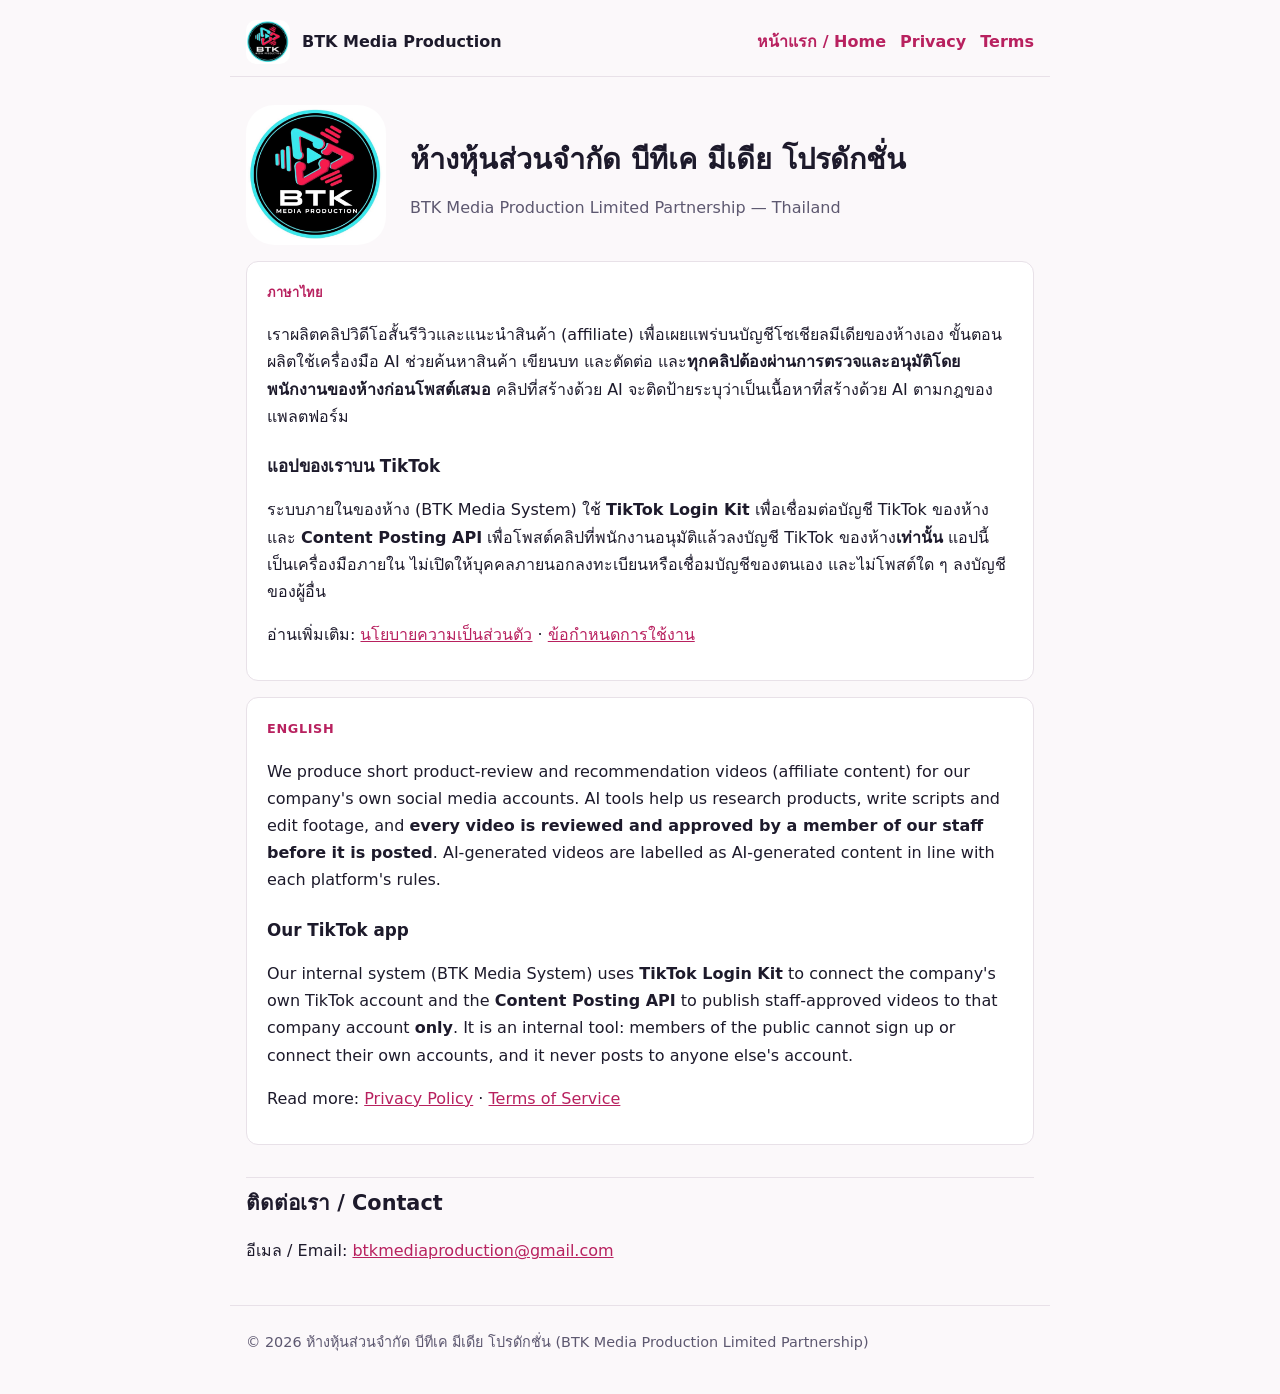
<file: index.html>
<!doctype html>
<html lang="th">
<head>
<meta charset="utf-8">
<meta name="viewport" content="width=device-width, initial-scale=1">
<title>BTK Media Production</title>
<meta name="description" content="ห้างหุ้นส่วนจำกัด บีทีเค มีเดีย โปรดักชั่น — ผลิตคลิปวิดีโอสั้นรีวิวสินค้าสำหรับบัญชีโซเชียลของห้าง">
<link rel="icon" type="image/png" href="/assets/favicon.png">
<link rel="apple-touch-icon" href="/assets/apple-touch-icon.png">
<link rel="stylesheet" href="/assets/style.css">
</head>
<body>
<header>
  <img src="/assets/logo.png" alt="BTK Media Production logo">
  <span class="name">BTK Media Production</span>
  <nav><a href="/">หน้าแรก / Home</a><a href="/privacy/">Privacy</a><a href="/terms/">Terms</a></nav>
</header>
<main>
  <section class="hero">
    <img src="/assets/logo.png" alt="">
    <div>
      <h1>ห้างหุ้นส่วนจำกัด บีทีเค มีเดีย โปรดักชั่น</h1>
      <p class="lead">BTK Media Production Limited Partnership — Thailand</p>
    </div>
  </section>

  <div class="card">
    <span class="lang">ภาษาไทย</span>
    <p>เราผลิตคลิปวิดีโอสั้นรีวิวและแนะนำสินค้า (affiliate) เพื่อเผยแพร่บนบัญชีโซเชียลมีเดียของห้างเอง
      ขั้นตอนผลิตใช้เครื่องมือ AI ช่วยค้นหาสินค้า เขียนบท และตัดต่อ และ<strong>ทุกคลิปต้องผ่านการตรวจและอนุมัติโดยพนักงานของห้างก่อนโพสต์เสมอ</strong>
      คลิปที่สร้างด้วย AI จะติดป้ายระบุว่าเป็นเนื้อหาที่สร้างด้วย AI ตามกฎของแพลตฟอร์ม</p>
    <h3>แอปของเราบน TikTok</h3>
    <p>ระบบภายในของห้าง (BTK Media System) ใช้ <strong>TikTok Login Kit</strong> เพื่อเชื่อมต่อบัญชี TikTok ของห้าง
      และ <strong>Content Posting API</strong> เพื่อโพสต์คลิปที่พนักงานอนุมัติแล้วลงบัญชี TikTok ของห้าง<strong>เท่านั้น</strong>
      แอปนี้เป็นเครื่องมือภายใน ไม่เปิดให้บุคคลภายนอกลงทะเบียนหรือเชื่อมบัญชีของตนเอง
      และไม่โพสต์ใด ๆ ลงบัญชีของผู้อื่น</p>
    <p>อ่านเพิ่มเติม: <a href="/privacy/">นโยบายความเป็นส่วนตัว</a> · <a href="/terms/">ข้อกำหนดการใช้งาน</a></p>
  </div>

  <div class="card">
    <span class="lang">English</span>
    <p>We produce short product-review and recommendation videos (affiliate content) for our company's own social media accounts.
      AI tools help us research products, write scripts and edit footage, and <strong>every video is reviewed and approved by a member of our staff before it is posted</strong>.
      AI-generated videos are labelled as AI-generated content in line with each platform's rules.</p>
    <h3>Our TikTok app</h3>
    <p>Our internal system (BTK Media System) uses <strong>TikTok Login Kit</strong> to connect the company's own TikTok account
      and the <strong>Content Posting API</strong> to publish staff-approved videos to that company account <strong>only</strong>.
      It is an internal tool: members of the public cannot sign up or connect their own accounts, and it never posts to anyone else's account.</p>
    <p>Read more: <a href="/privacy/">Privacy Policy</a> · <a href="/terms/">Terms of Service</a></p>
  </div>

  <h2>ติดต่อเรา / Contact</h2>
  <p>อีเมล / Email: <a href="mailto:btkmediaproduction@gmail.com">btkmediaproduction@gmail.com</a></p>
</main>
<footer>© 2026 ห้างหุ้นส่วนจำกัด บีทีเค มีเดีย โปรดักชั่น (BTK Media Production Limited Partnership)</footer>
</body>
</html>
</file>
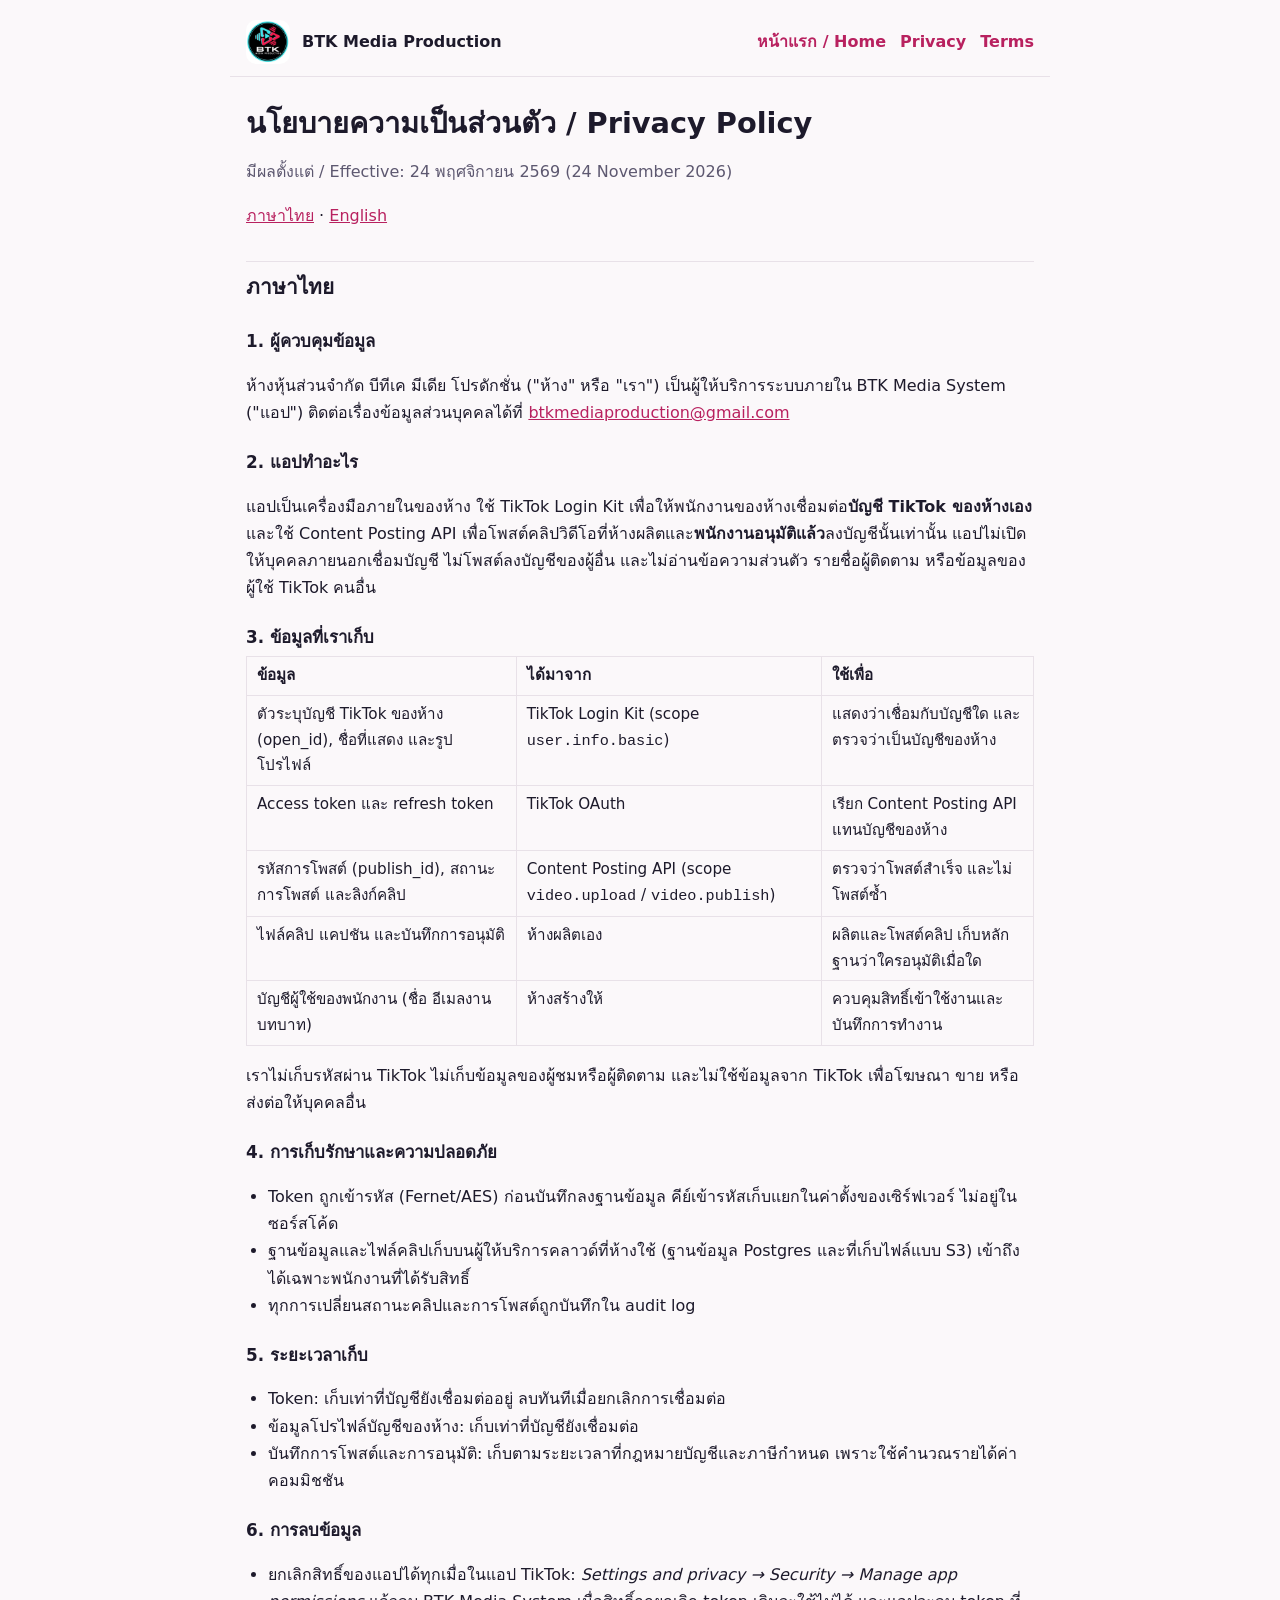
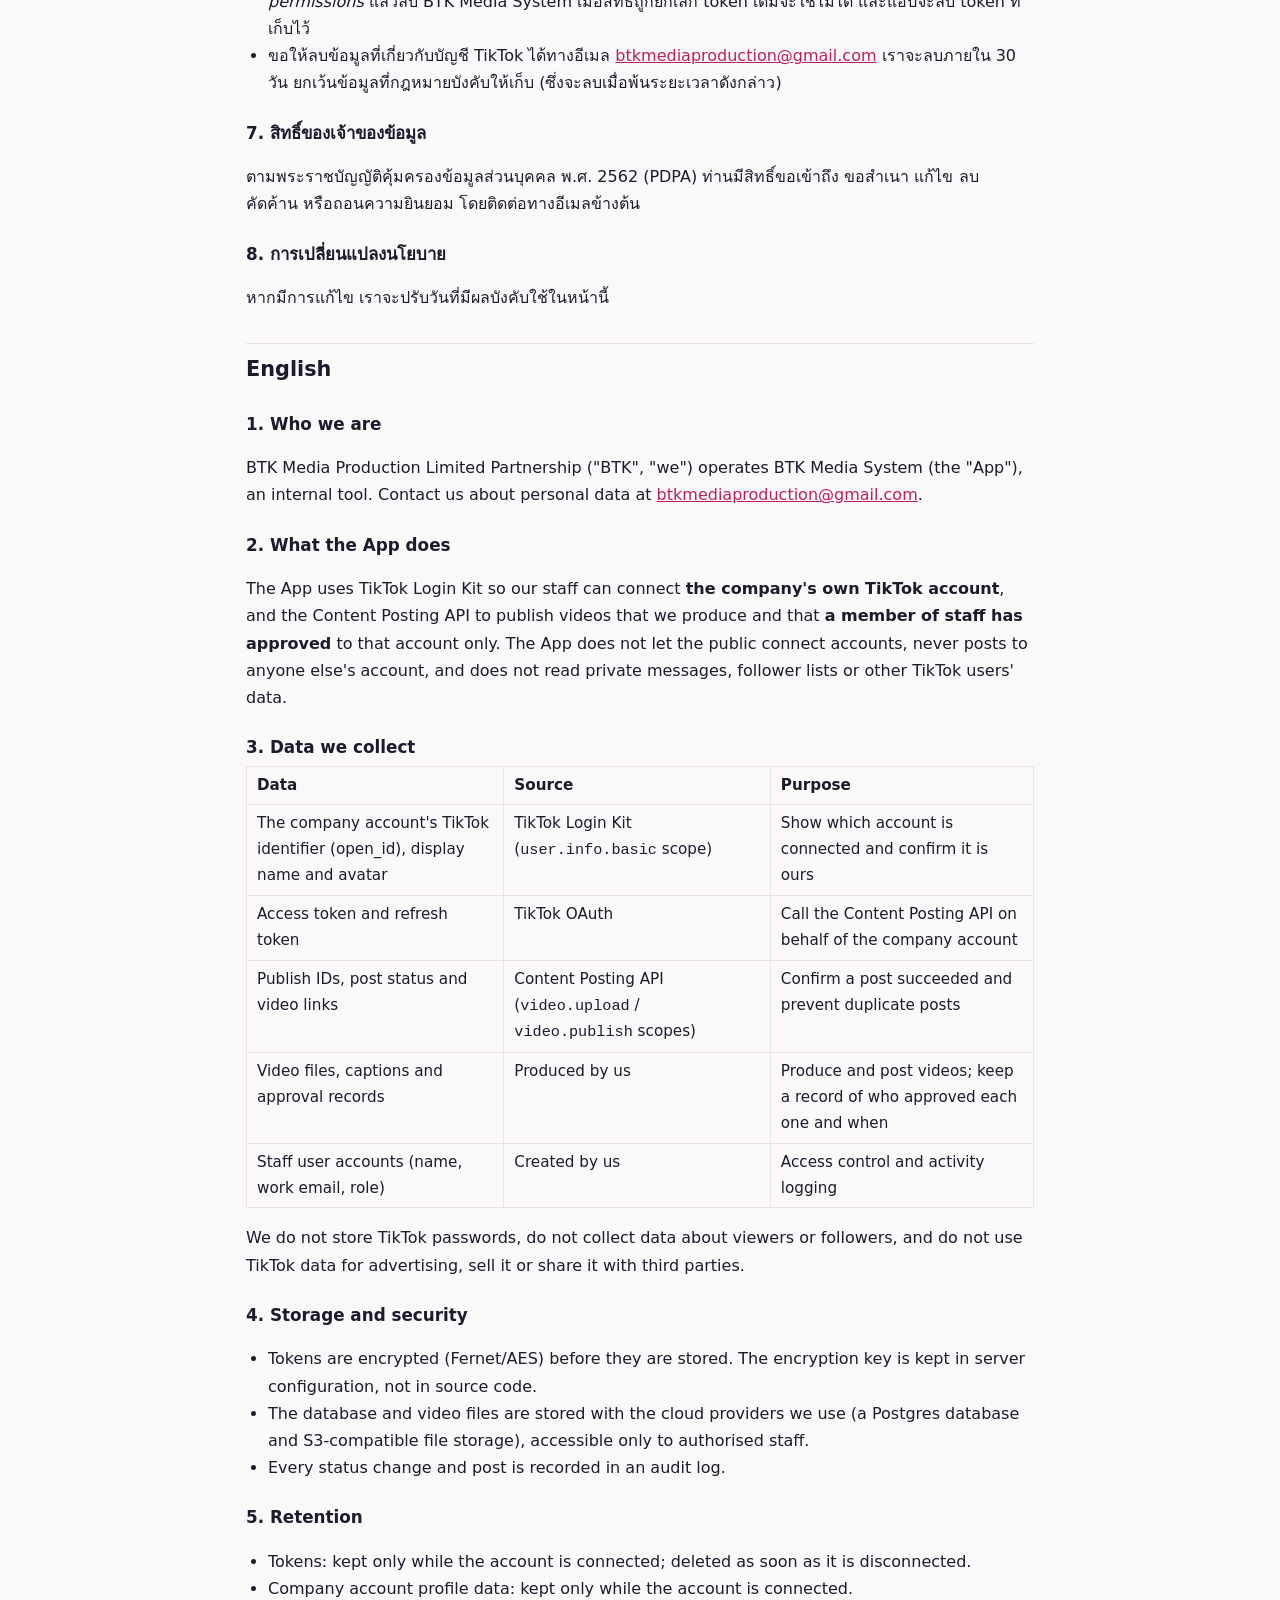
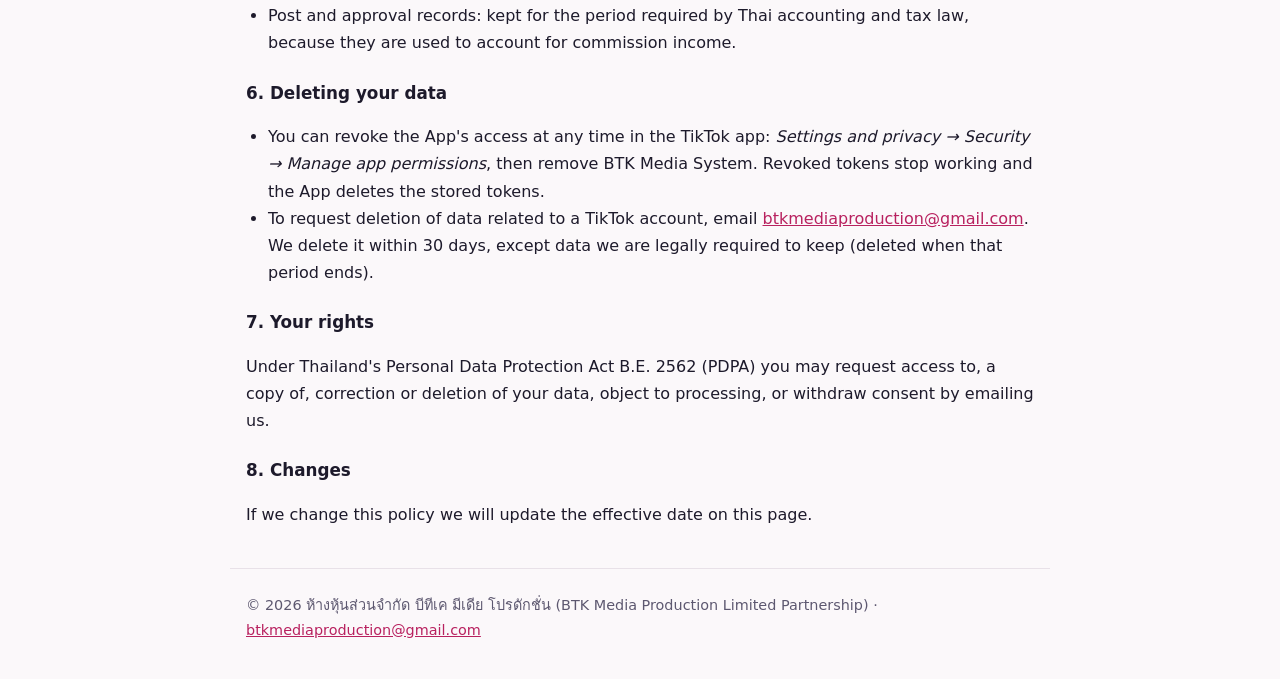
<file: privacy/index.html>
<!doctype html>
<html lang="th">
<head>
<meta charset="utf-8">
<meta name="viewport" content="width=device-width, initial-scale=1">
<title>Privacy Policy — BTK Media Production</title>
<meta name="description" content="นโยบายความเป็นส่วนตัว / Privacy Policy — BTK Media Production">
<link rel="icon" type="image/png" href="/assets/favicon.png">
<link rel="stylesheet" href="/assets/style.css">
</head>
<body>
<header>
  <img src="/assets/logo.png" alt="BTK Media Production logo">
  <span class="name">BTK Media Production</span>
  <nav><a href="/">หน้าแรก / Home</a><a href="/privacy/">Privacy</a><a href="/terms/">Terms</a></nav>
</header>
<main>
  <h1>นโยบายความเป็นส่วนตัว / Privacy Policy</h1>
  <p class="lead">มีผลตั้งแต่ / Effective: 24 พฤศจิกายน 2569 (24 November 2026)</p>
  <p><a href="#th">ภาษาไทย</a> · <a href="#en">English</a></p>

  <section id="th">
    <h2>ภาษาไทย</h2>
    <h3>1. ผู้ควบคุมข้อมูล</h3>
    <p>ห้างหุ้นส่วนจำกัด บีทีเค มีเดีย โปรดักชั่น ("ห้าง" หรือ "เรา") เป็นผู้ให้บริการระบบภายใน BTK Media System ("แอป")
      ติดต่อเรื่องข้อมูลส่วนบุคคลได้ที่ <a href="mailto:btkmediaproduction@gmail.com">btkmediaproduction@gmail.com</a></p>

    <h3>2. แอปทำอะไร</h3>
    <p>แอปเป็นเครื่องมือภายในของห้าง ใช้ TikTok Login Kit เพื่อให้พนักงานของห้างเชื่อมต่อ<strong>บัญชี TikTok ของห้างเอง</strong>
      และใช้ Content Posting API เพื่อโพสต์คลิปวิดีโอที่ห้างผลิตและ<strong>พนักงานอนุมัติแล้ว</strong>ลงบัญชีนั้นเท่านั้น
      แอปไม่เปิดให้บุคคลภายนอกเชื่อมบัญชี ไม่โพสต์ลงบัญชีของผู้อื่น และไม่อ่านข้อความส่วนตัว รายชื่อผู้ติดตาม หรือข้อมูลของผู้ใช้ TikTok คนอื่น</p>

    <h3>3. ข้อมูลที่เราเก็บ</h3>
    <table>
      <tr><th>ข้อมูล</th><th>ได้มาจาก</th><th>ใช้เพื่อ</th></tr>
      <tr><td>ตัวระบุบัญชี TikTok ของห้าง (open_id), ชื่อที่แสดง และรูปโปรไฟล์</td><td>TikTok Login Kit (scope <code>user.info.basic</code>)</td><td>แสดงว่าเชื่อมกับบัญชีใด และตรวจว่าเป็นบัญชีของห้าง</td></tr>
      <tr><td>Access token และ refresh token</td><td>TikTok OAuth</td><td>เรียก Content Posting API แทนบัญชีของห้าง</td></tr>
      <tr><td>รหัสการโพสต์ (publish_id), สถานะการโพสต์ และลิงก์คลิป</td><td>Content Posting API (scope <code>video.upload</code> / <code>video.publish</code>)</td><td>ตรวจว่าโพสต์สำเร็จ และไม่โพสต์ซ้ำ</td></tr>
      <tr><td>ไฟล์คลิป แคปชัน และบันทึกการอนุมัติ</td><td>ห้างผลิตเอง</td><td>ผลิตและโพสต์คลิป เก็บหลักฐานว่าใครอนุมัติเมื่อใด</td></tr>
      <tr><td>บัญชีผู้ใช้ของพนักงาน (ชื่อ อีเมลงาน บทบาท)</td><td>ห้างสร้างให้</td><td>ควบคุมสิทธิ์เข้าใช้งานและบันทึกการทำงาน</td></tr>
    </table>
    <p>เราไม่เก็บรหัสผ่าน TikTok ไม่เก็บข้อมูลของผู้ชมหรือผู้ติดตาม และไม่ใช้ข้อมูลจาก TikTok เพื่อโฆษณา ขาย หรือส่งต่อให้บุคคลอื่น</p>

    <h3>4. การเก็บรักษาและความปลอดภัย</h3>
    <ul>
      <li>Token ถูกเข้ารหัส (Fernet/AES) ก่อนบันทึกลงฐานข้อมูล คีย์เข้ารหัสเก็บแยกในค่าตั้งของเซิร์ฟเวอร์ ไม่อยู่ในซอร์สโค้ด</li>
      <li>ฐานข้อมูลและไฟล์คลิปเก็บบนผู้ให้บริการคลาวด์ที่ห้างใช้ (ฐานข้อมูล Postgres และที่เก็บไฟล์แบบ S3) เข้าถึงได้เฉพาะพนักงานที่ได้รับสิทธิ์</li>
      <li>ทุกการเปลี่ยนสถานะคลิปและการโพสต์ถูกบันทึกใน audit log</li>
    </ul>

    <h3>5. ระยะเวลาเก็บ</h3>
    <ul>
      <li>Token: เก็บเท่าที่บัญชียังเชื่อมต่ออยู่ ลบทันทีเมื่อยกเลิกการเชื่อมต่อ</li>
      <li>ข้อมูลโปรไฟล์บัญชีของห้าง: เก็บเท่าที่บัญชียังเชื่อมต่อ</li>
      <li>บันทึกการโพสต์และการอนุมัติ: เก็บตามระยะเวลาที่กฎหมายบัญชีและภาษีกำหนด เพราะใช้คำนวณรายได้ค่าคอมมิชชัน</li>
    </ul>

    <h3>6. การลบข้อมูล</h3>
    <ul>
      <li>ยกเลิกสิทธิ์ของแอปได้ทุกเมื่อในแอป TikTok: <em>Settings and privacy → Security → Manage app permissions</em> แล้วลบ BTK Media System
        เมื่อสิทธิ์ถูกยกเลิก token เดิมจะใช้ไม่ได้ และแอปจะลบ token ที่เก็บไว้</li>
      <li>ขอให้ลบข้อมูลที่เกี่ยวกับบัญชี TikTok ได้ทางอีเมล <a href="mailto:btkmediaproduction@gmail.com">btkmediaproduction@gmail.com</a>
        เราจะลบภายใน 30 วัน ยกเว้นข้อมูลที่กฎหมายบังคับให้เก็บ (ซึ่งจะลบเมื่อพ้นระยะเวลาดังกล่าว)</li>
    </ul>

    <h3>7. สิทธิ์ของเจ้าของข้อมูล</h3>
    <p>ตามพระราชบัญญัติคุ้มครองข้อมูลส่วนบุคคล พ.ศ. 2562 (PDPA) ท่านมีสิทธิ์ขอเข้าถึง ขอสำเนา แก้ไข ลบ คัดค้าน หรือถอนความยินยอม
      โดยติดต่อทางอีเมลข้างต้น</p>

    <h3>8. การเปลี่ยนแปลงนโยบาย</h3>
    <p>หากมีการแก้ไข เราจะปรับวันที่มีผลบังคับใช้ในหน้านี้</p>
  </section>

  <section id="en">
    <h2>English</h2>
    <h3>1. Who we are</h3>
    <p>BTK Media Production Limited Partnership ("BTK", "we") operates BTK Media System (the "App"), an internal tool.
      Contact us about personal data at <a href="mailto:btkmediaproduction@gmail.com">btkmediaproduction@gmail.com</a>.</p>

    <h3>2. What the App does</h3>
    <p>The App uses TikTok Login Kit so our staff can connect <strong>the company's own TikTok account</strong>, and the Content Posting API to publish
      videos that we produce and that <strong>a member of staff has approved</strong> to that account only.
      The App does not let the public connect accounts, never posts to anyone else's account, and does not read private messages, follower lists or other TikTok users' data.</p>

    <h3>3. Data we collect</h3>
    <table>
      <tr><th>Data</th><th>Source</th><th>Purpose</th></tr>
      <tr><td>The company account's TikTok identifier (open_id), display name and avatar</td><td>TikTok Login Kit (<code>user.info.basic</code> scope)</td><td>Show which account is connected and confirm it is ours</td></tr>
      <tr><td>Access token and refresh token</td><td>TikTok OAuth</td><td>Call the Content Posting API on behalf of the company account</td></tr>
      <tr><td>Publish IDs, post status and video links</td><td>Content Posting API (<code>video.upload</code> / <code>video.publish</code> scopes)</td><td>Confirm a post succeeded and prevent duplicate posts</td></tr>
      <tr><td>Video files, captions and approval records</td><td>Produced by us</td><td>Produce and post videos; keep a record of who approved each one and when</td></tr>
      <tr><td>Staff user accounts (name, work email, role)</td><td>Created by us</td><td>Access control and activity logging</td></tr>
    </table>
    <p>We do not store TikTok passwords, do not collect data about viewers or followers, and do not use TikTok data for advertising, sell it or share it with third parties.</p>

    <h3>4. Storage and security</h3>
    <ul>
      <li>Tokens are encrypted (Fernet/AES) before they are stored. The encryption key is kept in server configuration, not in source code.</li>
      <li>The database and video files are stored with the cloud providers we use (a Postgres database and S3-compatible file storage), accessible only to authorised staff.</li>
      <li>Every status change and post is recorded in an audit log.</li>
    </ul>

    <h3>5. Retention</h3>
    <ul>
      <li>Tokens: kept only while the account is connected; deleted as soon as it is disconnected.</li>
      <li>Company account profile data: kept only while the account is connected.</li>
      <li>Post and approval records: kept for the period required by Thai accounting and tax law, because they are used to account for commission income.</li>
    </ul>

    <h3>6. Deleting your data</h3>
    <ul>
      <li>You can revoke the App's access at any time in the TikTok app: <em>Settings and privacy → Security → Manage app permissions</em>, then remove BTK Media System.
        Revoked tokens stop working and the App deletes the stored tokens.</li>
      <li>To request deletion of data related to a TikTok account, email <a href="mailto:btkmediaproduction@gmail.com">btkmediaproduction@gmail.com</a>.
        We delete it within 30 days, except data we are legally required to keep (deleted when that period ends).</li>
    </ul>

    <h3>7. Your rights</h3>
    <p>Under Thailand's Personal Data Protection Act B.E. 2562 (PDPA) you may request access to, a copy of, correction or deletion of your data, object to processing, or withdraw consent by emailing us.</p>

    <h3>8. Changes</h3>
    <p>If we change this policy we will update the effective date on this page.</p>
  </section>
</main>
<footer>© 2026 ห้างหุ้นส่วนจำกัด บีทีเค มีเดีย โปรดักชั่น (BTK Media Production Limited Partnership) · <a href="mailto:btkmediaproduction@gmail.com">btkmediaproduction@gmail.com</a></footer>
</body>
</html>
</file>
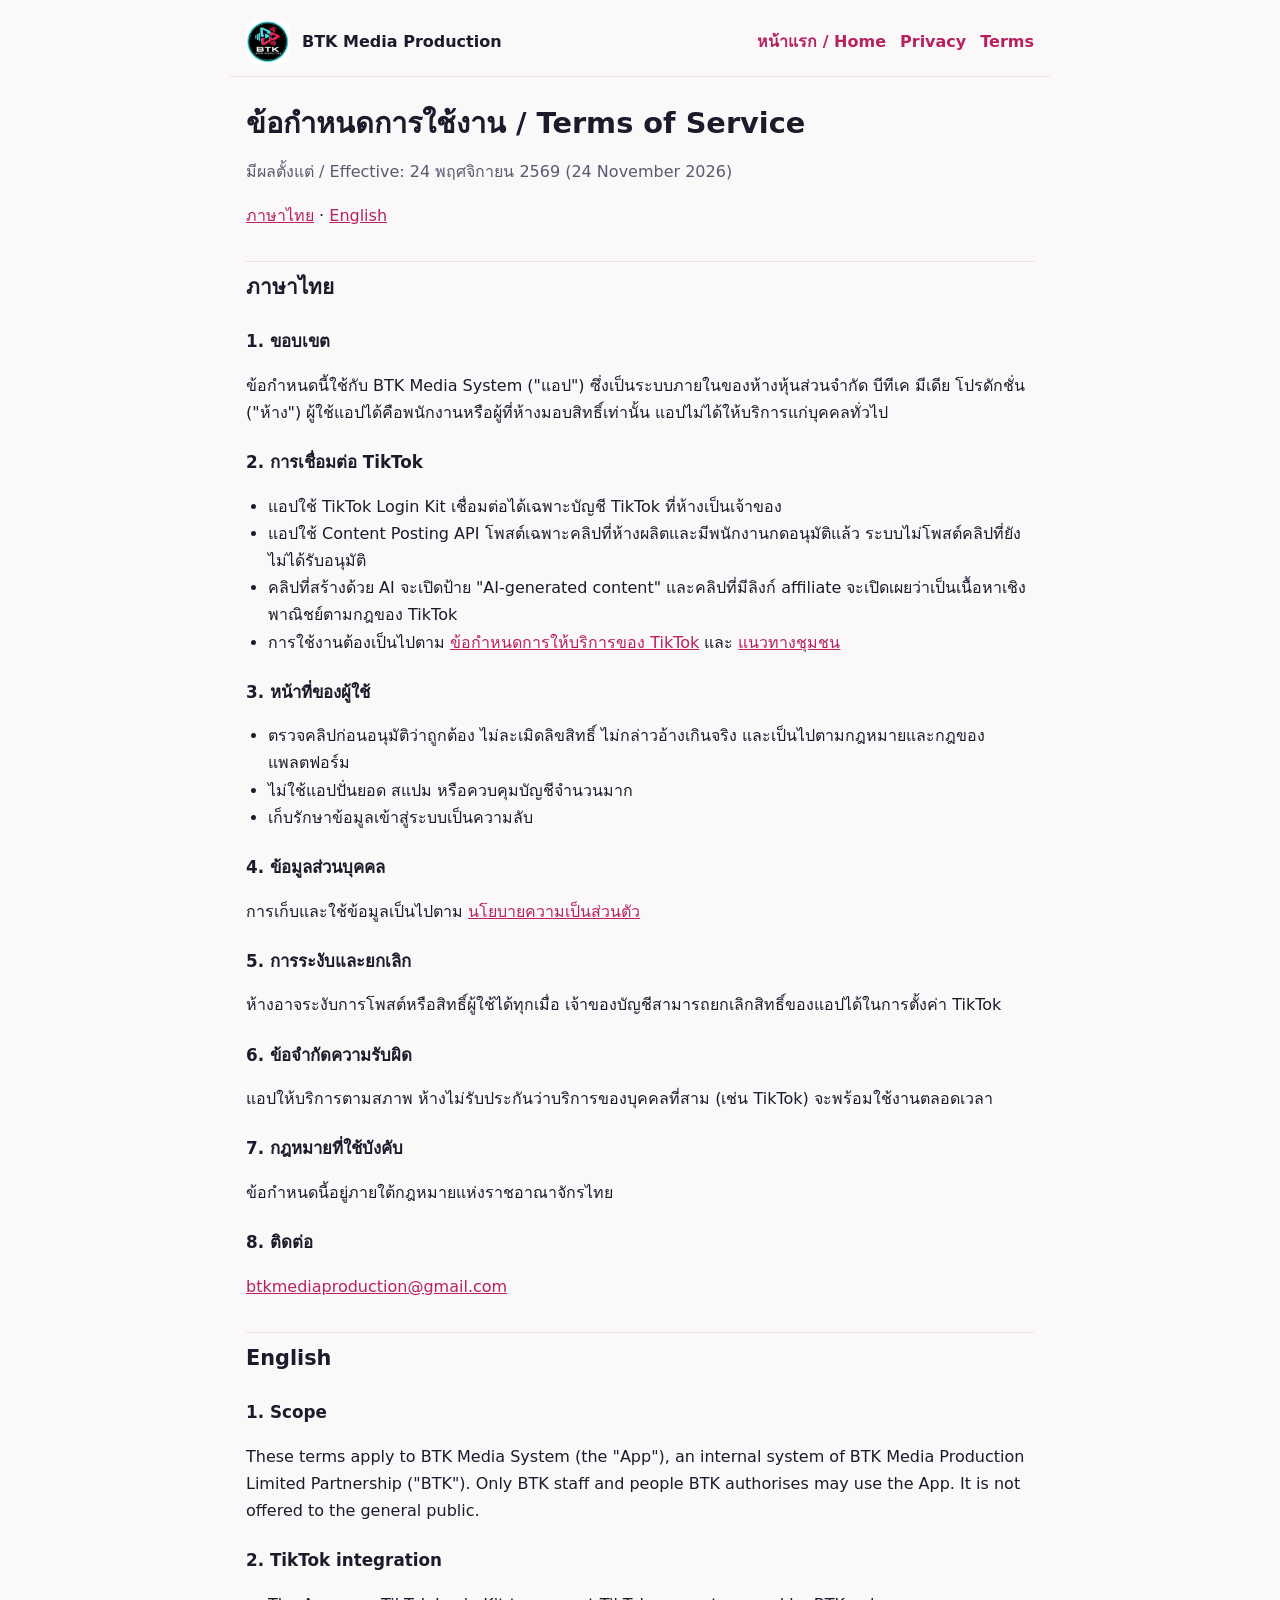
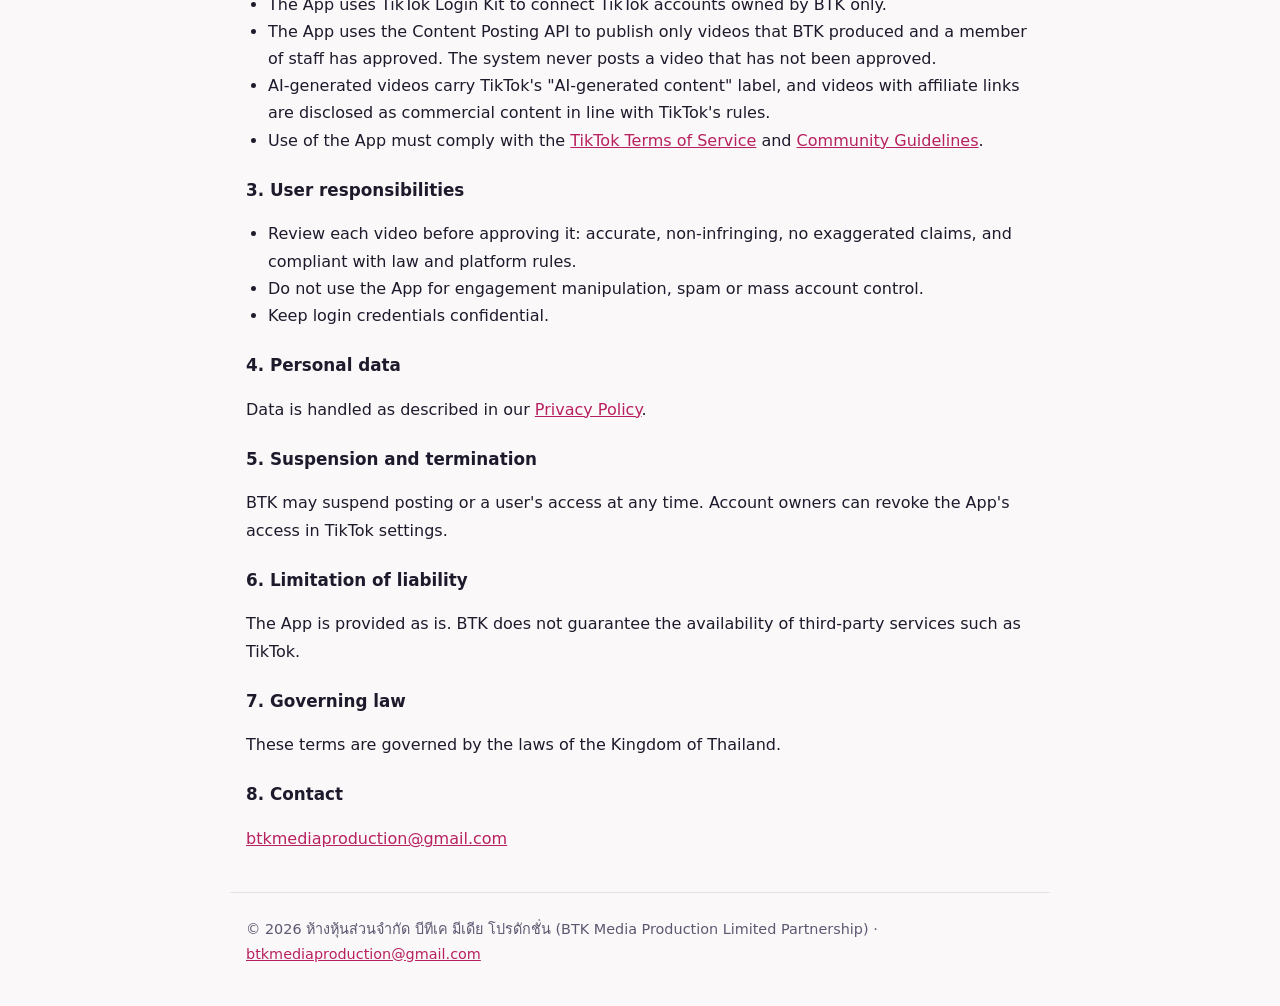
<file: terms/index.html>
<!doctype html>
<html lang="th">
<head>
<meta charset="utf-8">
<meta name="viewport" content="width=device-width, initial-scale=1">
<title>Terms of Service — BTK Media Production</title>
<meta name="description" content="ข้อกำหนดการใช้งาน / Terms of Service — BTK Media Production">
<link rel="icon" type="image/png" href="/assets/favicon.png">
<link rel="stylesheet" href="/assets/style.css">
</head>
<body>
<header>
  <img src="/assets/logo.png" alt="BTK Media Production logo">
  <span class="name">BTK Media Production</span>
  <nav><a href="/">หน้าแรก / Home</a><a href="/privacy/">Privacy</a><a href="/terms/">Terms</a></nav>
</header>
<main>
  <h1>ข้อกำหนดการใช้งาน / Terms of Service</h1>
  <p class="lead">มีผลตั้งแต่ / Effective: 24 พฤศจิกายน 2569 (24 November 2026)</p>
  <p><a href="#th">ภาษาไทย</a> · <a href="#en">English</a></p>

  <section id="th">
    <h2>ภาษาไทย</h2>
    <h3>1. ขอบเขต</h3>
    <p>ข้อกำหนดนี้ใช้กับ BTK Media System ("แอป") ซึ่งเป็นระบบภายในของห้างหุ้นส่วนจำกัด บีทีเค มีเดีย โปรดักชั่น ("ห้าง")
      ผู้ใช้แอปได้คือพนักงานหรือผู้ที่ห้างมอบสิทธิ์เท่านั้น แอปไม่ได้ให้บริการแก่บุคคลทั่วไป</p>

    <h3>2. การเชื่อมต่อ TikTok</h3>
    <ul>
      <li>แอปใช้ TikTok Login Kit เชื่อมต่อได้เฉพาะบัญชี TikTok ที่ห้างเป็นเจ้าของ</li>
      <li>แอปใช้ Content Posting API โพสต์เฉพาะคลิปที่ห้างผลิตและมีพนักงานกดอนุมัติแล้ว ระบบไม่โพสต์คลิปที่ยังไม่ได้รับอนุมัติ</li>
      <li>คลิปที่สร้างด้วย AI จะเปิดป้าย "AI-generated content" และคลิปที่มีลิงก์ affiliate จะเปิดเผยว่าเป็นเนื้อหาเชิงพาณิชย์ตามกฎของ TikTok</li>
      <li>การใช้งานต้องเป็นไปตาม <a href="https://www.tiktok.com/legal/terms-of-service" rel="noopener">ข้อกำหนดการให้บริการของ TikTok</a>
        และ <a href="https://www.tiktok.com/community-guidelines" rel="noopener">แนวทางชุมชน</a></li>
    </ul>

    <h3>3. หน้าที่ของผู้ใช้</h3>
    <ul>
      <li>ตรวจคลิปก่อนอนุมัติว่าถูกต้อง ไม่ละเมิดลิขสิทธิ์ ไม่กล่าวอ้างเกินจริง และเป็นไปตามกฎหมายและกฎของแพลตฟอร์ม</li>
      <li>ไม่ใช้แอปปั่นยอด สแปม หรือควบคุมบัญชีจำนวนมาก</li>
      <li>เก็บรักษาข้อมูลเข้าสู่ระบบเป็นความลับ</li>
    </ul>

    <h3>4. ข้อมูลส่วนบุคคล</h3>
    <p>การเก็บและใช้ข้อมูลเป็นไปตาม <a href="/privacy/">นโยบายความเป็นส่วนตัว</a></p>

    <h3>5. การระงับและยกเลิก</h3>
    <p>ห้างอาจระงับการโพสต์หรือสิทธิ์ผู้ใช้ได้ทุกเมื่อ เจ้าของบัญชีสามารถยกเลิกสิทธิ์ของแอปได้ในการตั้งค่า TikTok</p>

    <h3>6. ข้อจำกัดความรับผิด</h3>
    <p>แอปให้บริการตามสภาพ ห้างไม่รับประกันว่าบริการของบุคคลที่สาม (เช่น TikTok) จะพร้อมใช้งานตลอดเวลา</p>

    <h3>7. กฎหมายที่ใช้บังคับ</h3>
    <p>ข้อกำหนดนี้อยู่ภายใต้กฎหมายแห่งราชอาณาจักรไทย</p>

    <h3>8. ติดต่อ</h3>
    <p><a href="mailto:btkmediaproduction@gmail.com">btkmediaproduction@gmail.com</a></p>
  </section>

  <section id="en">
    <h2>English</h2>
    <h3>1. Scope</h3>
    <p>These terms apply to BTK Media System (the "App"), an internal system of BTK Media Production Limited Partnership ("BTK").
      Only BTK staff and people BTK authorises may use the App. It is not offered to the general public.</p>

    <h3>2. TikTok integration</h3>
    <ul>
      <li>The App uses TikTok Login Kit to connect TikTok accounts owned by BTK only.</li>
      <li>The App uses the Content Posting API to publish only videos that BTK produced and a member of staff has approved. The system never posts a video that has not been approved.</li>
      <li>AI-generated videos carry TikTok's "AI-generated content" label, and videos with affiliate links are disclosed as commercial content in line with TikTok's rules.</li>
      <li>Use of the App must comply with the <a href="https://www.tiktok.com/legal/terms-of-service" rel="noopener">TikTok Terms of Service</a>
        and <a href="https://www.tiktok.com/community-guidelines" rel="noopener">Community Guidelines</a>.</li>
    </ul>

    <h3>3. User responsibilities</h3>
    <ul>
      <li>Review each video before approving it: accurate, non-infringing, no exaggerated claims, and compliant with law and platform rules.</li>
      <li>Do not use the App for engagement manipulation, spam or mass account control.</li>
      <li>Keep login credentials confidential.</li>
    </ul>

    <h3>4. Personal data</h3>
    <p>Data is handled as described in our <a href="/privacy/">Privacy Policy</a>.</p>

    <h3>5. Suspension and termination</h3>
    <p>BTK may suspend posting or a user's access at any time. Account owners can revoke the App's access in TikTok settings.</p>

    <h3>6. Limitation of liability</h3>
    <p>The App is provided as is. BTK does not guarantee the availability of third-party services such as TikTok.</p>

    <h3>7. Governing law</h3>
    <p>These terms are governed by the laws of the Kingdom of Thailand.</p>

    <h3>8. Contact</h3>
    <p><a href="mailto:btkmediaproduction@gmail.com">btkmediaproduction@gmail.com</a></p>
  </section>
</main>
<footer>© 2026 ห้างหุ้นส่วนจำกัด บีทีเค มีเดีย โปรดักชั่น (BTK Media Production Limited Partnership) · <a href="mailto:btkmediaproduction@gmail.com">btkmediaproduction@gmail.com</a></footer>
</body>
</html>
</file>
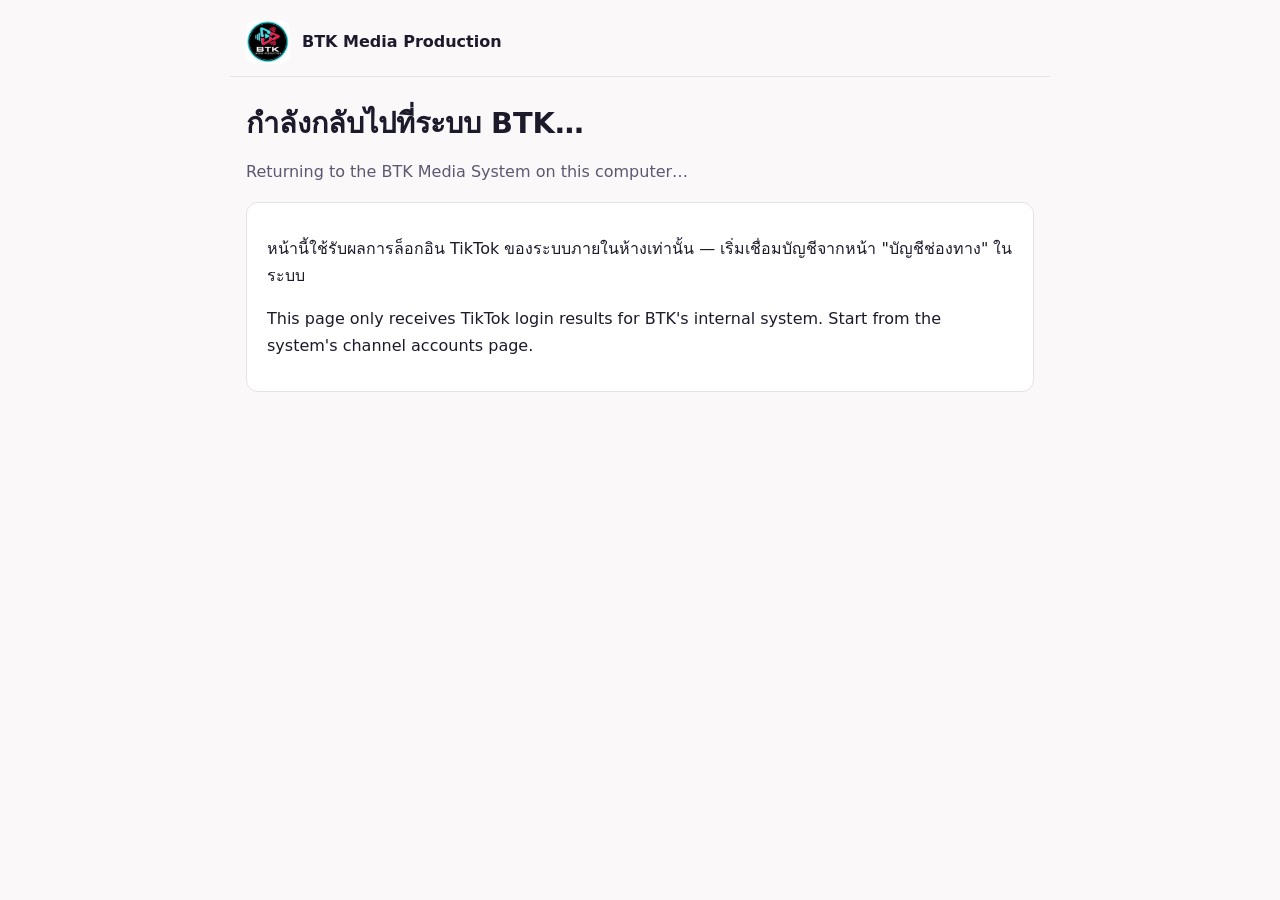
<file: tiktok/callback/index.html>
<!doctype html>
<html lang="th">
<head>
<meta charset="utf-8">
<meta name="referrer" content="no-referrer">
<meta name="robots" content="noindex">
<meta name="viewport" content="width=device-width, initial-scale=1">
<title>TikTok Login — BTK Media Production</title>
<script>
// TikTok Login Kit redirect URI for the BTK Media System (internal tool).
// Hands code + state to the BTK API running on this same computer, which checks the
// state (CSRF) and exchanges the code for tokens server-side. This page keeps nothing:
// no storage, no logging, no third-party scripts, and the query is removed from the
// address bar and history before leaving. The target is fixed (never taken from the URL).
(function () {
  var TARGET = "http://localhost:8000/auth/tiktok/callback";
  var KEYS = ["code", "state", "scopes", "error", "error_description"];
  var src = new URLSearchParams(window.location.search);
  var out = new URLSearchParams();
  for (var i = 0; i < KEYS.length; i++) {
    var value = src.get(KEYS[i]);
    if (value !== null) out.set(KEYS[i], value);
  }
  window.history.replaceState(null, "", window.location.pathname);
  if (out.get("state")) {
    window.location.replace(TARGET + "?" + out.toString());
  } else {
    window.__btkNoState = true;
  }
})();
</script>
<link rel="icon" type="image/png" href="/assets/favicon.png">
<link rel="stylesheet" href="/assets/style.css">
</head>
<body>
<header>
  <img src="/assets/logo.png" alt="BTK Media Production logo">
  <span class="name">BTK Media Production</span>
</header>
<main>
  <h1>กำลังกลับไปที่ระบบ BTK…</h1>
  <p class="lead">Returning to the BTK Media System on this computer…</p>
  <div class="card" id="nostate" hidden>
    <p>หน้านี้ใช้รับผลการล็อกอิน TikTok ของระบบภายในห้างเท่านั้น — เริ่มเชื่อมบัญชีจากหน้า "บัญชีช่องทาง" ในระบบ</p>
    <p>This page only receives TikTok login results for BTK's internal system. Start from the system's channel accounts page.</p>
  </div>
  <noscript><div class="card"><p>ต้องเปิด JavaScript เพื่อกลับไปที่ระบบ / JavaScript is required.</p></div></noscript>
</main>
<script>
  if (window.__btkNoState) document.getElementById("nostate").hidden = false;
</script>
</body>
</html>
</file>
<file: assets/style.css>
:root{--bg:#fbf8fa;--fg:#1d1a2b;--muted:#5d5870;--accent:#b8215f;--card:#fff;--line:#e8e1e8}
@media (prefers-color-scheme:dark){:root{--bg:#14121c;--fg:#eeeaf2;--muted:#a9a3b8;--accent:#ff6fa5;--card:#1d1a28;--line:#2e2a3c}}
*{box-sizing:border-box}
body{margin:0;background:var(--bg);color:var(--fg);font:16px/1.7 "Sarabun","Leelawadee UI",Tahoma,system-ui,sans-serif}
a{color:var(--accent)}
header,main,footer{max-width:820px;margin:0 auto;padding:0 16px}
header{display:flex;align-items:center;gap:12px;padding-top:20px;padding-bottom:12px;border-bottom:1px solid var(--line);flex-wrap:wrap}
header img{width:44px;height:44px;border-radius:10px}
header .name{font-weight:700;margin-right:auto}
nav a{margin-left:14px;text-decoration:none;font-weight:600}
nav a:first-child{margin-left:0}
h1{font-size:1.8rem;line-height:1.3;margin:28px 0 8px}
h2{font-size:1.3rem;margin:32px 0 8px;padding-top:8px;border-top:1px solid var(--line)}
h3{font-size:1.05rem;margin:22px 0 4px}
.lead{color:var(--muted)}
.card{background:var(--card);border:1px solid var(--line);border-radius:12px;padding:16px 20px;margin:16px 0}
.lang{display:inline-block;font-size:.8rem;font-weight:700;letter-spacing:.05em;color:var(--accent);text-transform:uppercase}
.hero{display:flex;gap:24px;align-items:center;margin-top:28px;flex-wrap:wrap}
.hero img{width:140px;height:140px;border-radius:28px}
.hero div{flex:1;min-width:240px}
ul{padding-left:22px}
table{border-collapse:collapse;width:100%;font-size:.95rem}
td,th{border:1px solid var(--line);padding:6px 10px;text-align:left;vertical-align:top}
footer{color:var(--muted);font-size:.9rem;padding-top:24px;padding-bottom:40px;margin-top:40px;border-top:1px solid var(--line)}
</file>
